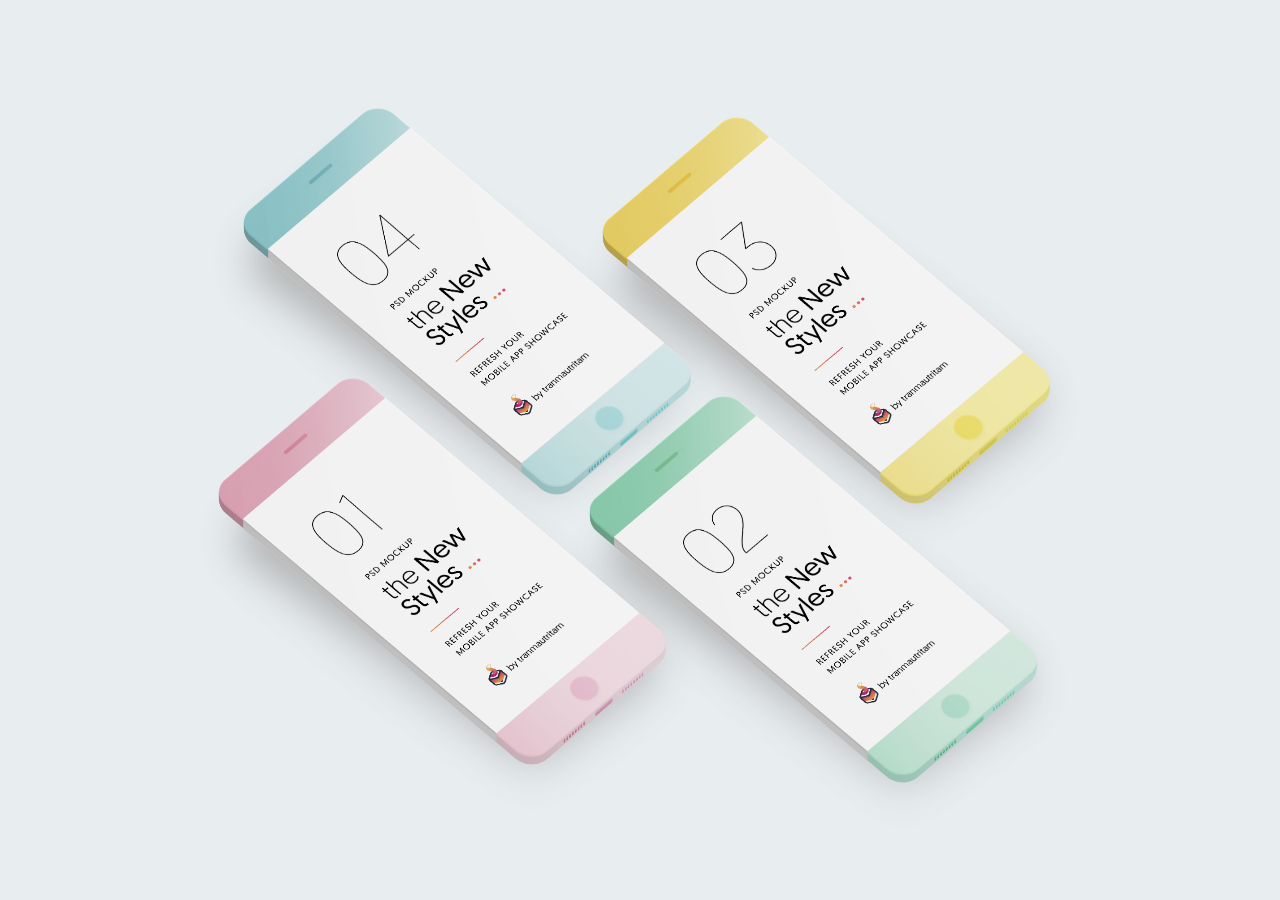
<file: group_project/index.html>
<!DOCTYPE html>
<html lang="en">
<head>
    <meta charset="UTF-8">
    <meta name="viewport" content="width=device-width, initial-scale=1.0">
    <meta http-equiv="X-UA-Compatible" content="ie=edge">
    <link href="http://fonts.googleapis.com/css?family=Open+Sans" rel='stylesheet' type='text/css'>
    <link rel="stylesheet" type="text/css" href="style/style.css">
    <title>Phone</title>
</head>
<body>
    <div class="main-wrapper">
        <div class="phone-4">
            <img src="img/phone-4.png" alt="Phone 4">
        </div>
        <div class="shadow-4">
            <img src="img/shadow.png" alt="Shadow under phone">
        </div>
        <div class="phone-3">
            <img src="img/phone-3.png" alt="Phone 3">
        </div>
        <div class="shadow-3">
            <img src="img/shadow.png" alt="Shadow under phone">
        </div>
        <div class="phone-1">
            <img src="img/phone-1.png" alt="Phone 1">
        </div>
        <div class="shadow-1">
            <img src="img/shadow.png" alt="Shadow under phone">
        </div>
        <div class="phone-2">
            <img src="img/phone-2.png" alt="Phone 2">
        </div>
        <div class="shadow-2">
            <img src="img/shadow.png" alt="Shadow under phone">
        </div>
    </div>
</body>
</html>
</file>
<file: group_project/style/style.css>
* {
    margin: 0;
    padding: 0;
}
.main-wrapper {
    height: 100vh;
    width: 100vw;
    background-color: #e8edf0;
    position: relative;
    overflow: hidden;
}
.phone-4,
.phone-3,
.phone-2,
.phone-1 {
    height: 43%;
    width: 35%;
    position: absolute;
    top: 12%;
    left: 19%;
    transition: 0.3s;
    z-index: 9;
    cursor: pointer;
}
.phone-3 {
    top: 13%;
    left: 47%;
}
.phone-1 {
    top: 42%;
    left: 17%;
}
.phone-2 {
    top: 44%;
    left: 46%;
}
.shadow-4,
.shadow-3,
.shadow-2,
.shadow-1 {
    height: 48%;
    width: 40%;
    position: absolute;
    top: 12%;
    left: 16%;
    transition: 0.2s;
    z-index: 7;
}
.shadow-3 {
    top: 14%;
    left: 45%;
}
.shadow-1 {
    top: 43%;
    left: 15%;
}
.shadow-2 {
    top: 45%;
    left: 44%;
}
.phone-4 img,
.phone-3 img,
.phone-2 img,
.phone-1 img,
.shadow-4 img,
.shadow-3 img,
.shadow-2 img,
.shadow-1 img {
    height: 100%;
    width: 100%;
}
.phone-4:hover {
    top: 4%;
    z-index: 12;
}
.phone-3:hover {
    top: 5%;
    z-index: 12;
}
.phone-2:hover {
    top: 36%;
    z-index: 12;
}
.phone-1:hover {
    top: 34%;
    z-index: 12;
}
.phone-4:hover + .shadow-4,
.phone-3:hover + .shadow-3,
.phone-1:hover + .shadow-1,
.phone-2:hover + .shadow-2 {
    z-index: 10;
    height: 53%;
    width: 45%;
    left: 14%;
}
.phone-3:hover + .shadow-3 {
    left: 42%;
}
.phone-2:hover + .shadow-2 {
    left: 41%;
}
.phone-1:hover + .shadow-1 {
    left: 12%;
}
</file>
